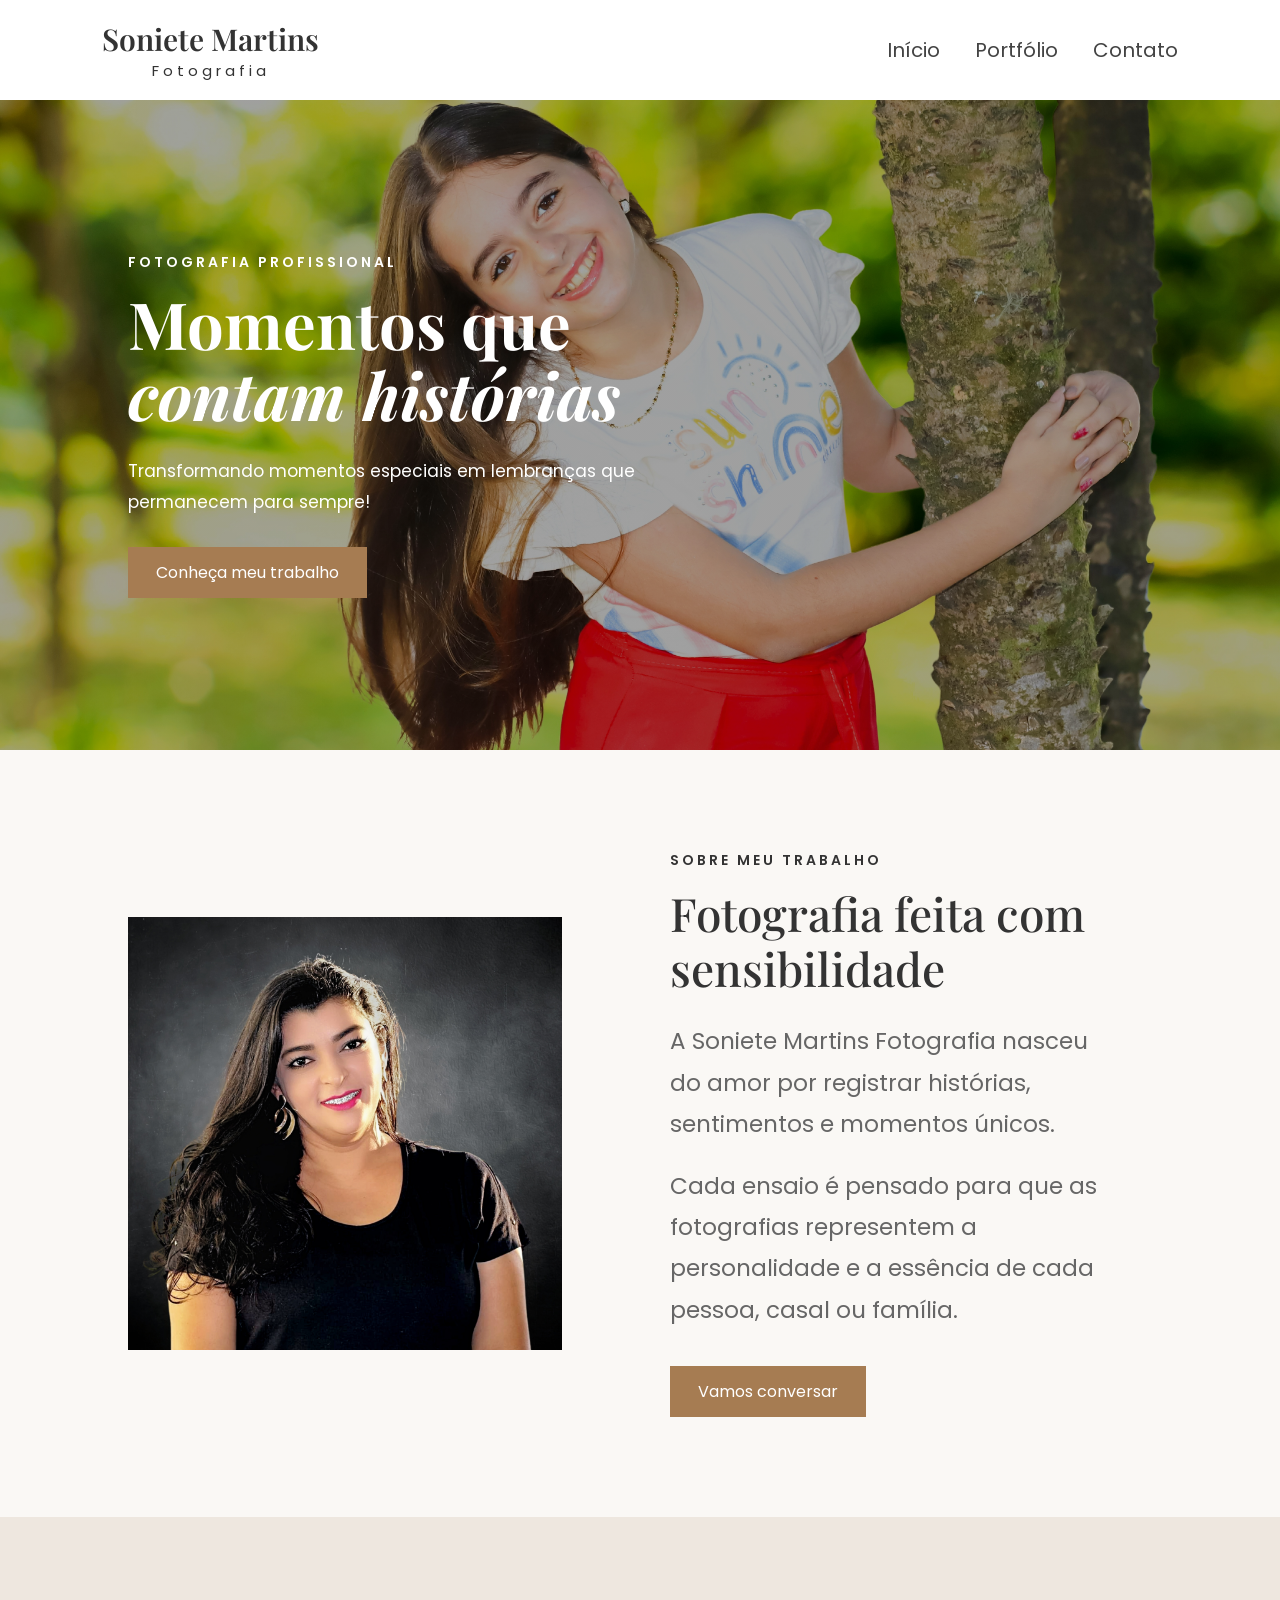
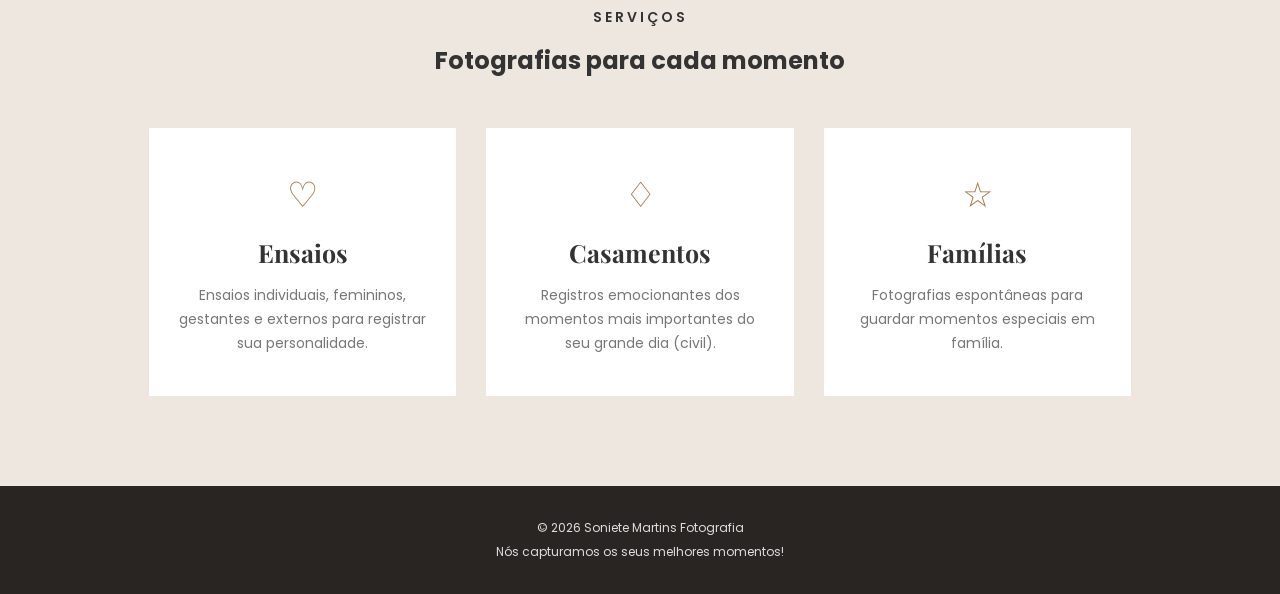
<file: index.html>
<!DOCTYPE html>
<html lang="pt-BR">
<head>
    <meta charset="UTF-8">
    <meta name="viewport" content="width=device-width, initial-scale=1.0">

    <title>Soniete Martins Fotografia</title>

    <link rel="stylesheet" href="css/style.css">
</head>

<body>

    <header>
        <nav class="navbar">

            <a href="index.html" class="logo">
                Soniete Martins
                <span>Fotografia</span>
            </a>

            <ul class="menu">
                <li><a href="index.html">Início</a></li>
                <li><a href="portfolio.html">Portfólio</a></li>
                <li><a href="contato.html">Contato</a></li>
            </ul>

        </nav>
    </header>


    <main>

        <section class="hero">

            <div class="hero-content">

                <p class="subtitulo">FOTOGRAFIA PROFISSIONAL</p>

                <h1>
                    Momentos que
                    <span>contam histórias</span>
                </h1>

                <p>
                    Transformando momentos especiais em
                    <span>lembranças que permanecem para sempre!</span>
                </p>

                <a href="portfolio.html" class="botao">
                    Conheça meu trabalho
                </a>

            </div>

        </section>


        <section class="perfil">

            <div class="perfil-imagem">
                <img src="img/perfil.jpg" alt="Fotografia profissional">
            </div>

            <div class="perfil-texto">

                <p class="subtitulo">SOBRE MEU TRABALHO</p>

                <h2>
                    Fotografia feita com
                    sensibilidade
                </h2>

                <p>
                    A Soniete Martins Fotografia nasceu do amor por
                    registrar histórias, sentimentos e momentos únicos.
                </p>

                <p>
                    Cada ensaio é pensado para que as fotografias
                    representem a personalidade e a essência de cada
                    pessoa, casal ou família.
                </p>

                <a href="contato.html" class="botao botao-claro">
                    Vamos conversar
                </a>

            </div>

        </section>


        <section class="servicos">

            <p class="subtitulo">SERVIÇOS</p>

            <h2>Fotografias para cada momento</h2>

            <div class="cards">

                <div class="card">
                    <div class="icone">♡</div>
                    <h3>Ensaios</h3>
                    <p>
                        Ensaios individuais, femininos, gestantes e externos
                        para registrar sua personalidade.
                    </p>
                </div>

                <div class="card">
                    <div class="icone">♢</div>
                    <h3>Casamentos</h3>
                    <p>
                        Registros emocionantes dos momentos mais
                        importantes do seu grande dia (civil).
                    </p>
                </div>

                <div class="card">
                    <div class="icone">☆</div>
                    <h3>Famílias</h3>
                    <p>
                        Fotografias espontâneas para guardar
                        momentos especiais em família.
                    </p>
                </div>

            </div>

        </section>

    </main>


    <footer>
        <p>© 2026 Soniete Martins Fotografia</p>
        <p>Nós capturamos os seus melhores momentos!</p>
    </footer>

</body>
</html>
</file>
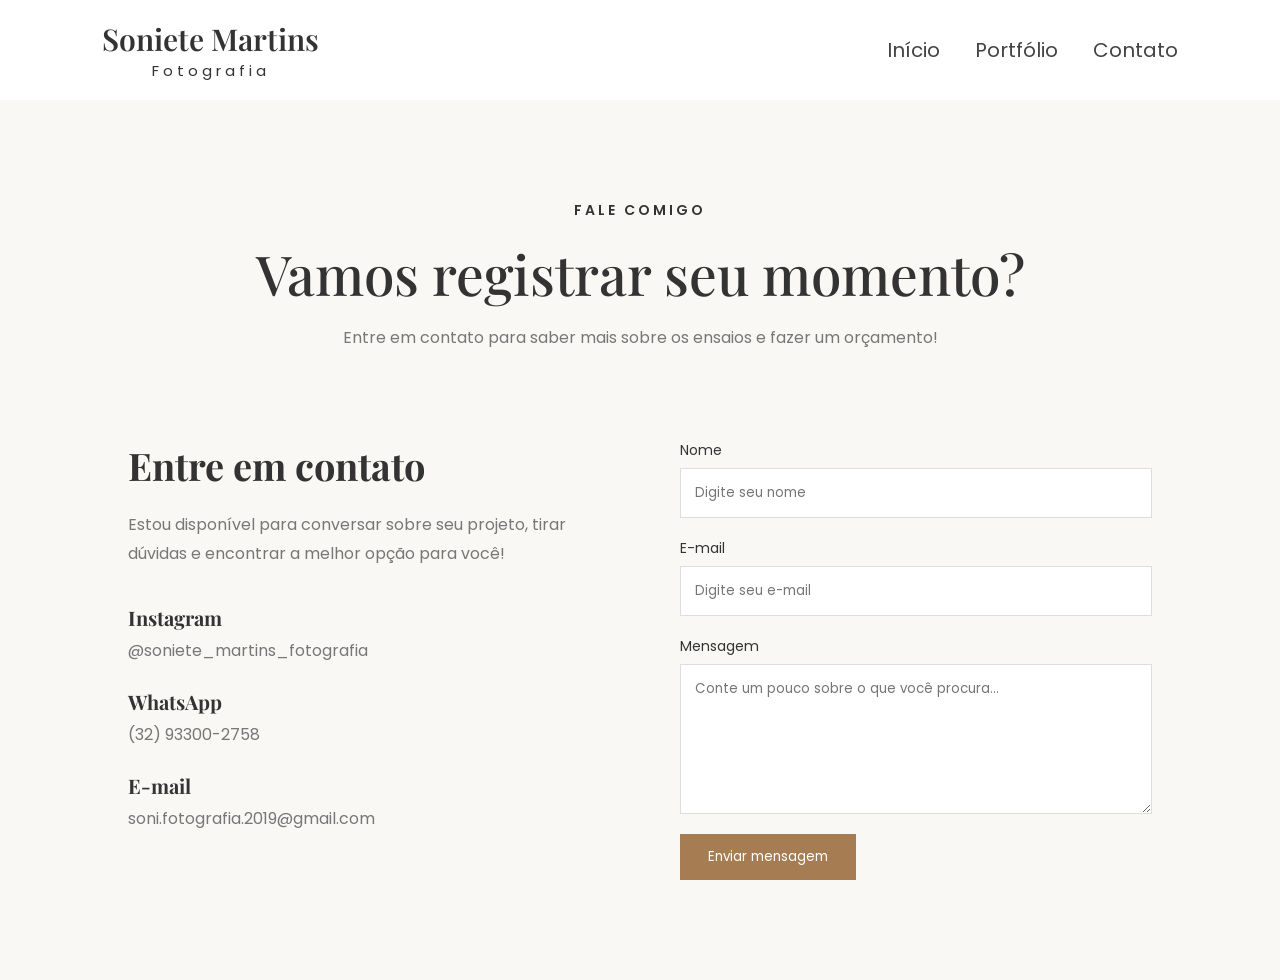
<file: contato.html>
<!DOCTYPE html>
<html lang="pt-BR">
<head>
    <meta charset="UTF-8">
    <meta name="viewport" content="width=device-width, initial-scale=1.0">

    <title>Contato | Soniete Martins Fotografia</title>

    <link rel="stylesheet" href="css/style.css">
</head>

<body>

    <header>
        <nav class="navbar">

            <a href="index.html" class="logo">
                Soniete Martins
                <span>Fotografia</span>
            </a>

            <ul class="menu">
                <li><a href="index.html">Início</a></li>
                <li><a href="portfolio.html">Portfólio</a></li>
                <li><a href="contato.html">Contato</a></li>
            </ul>

        </nav>
    </header>


    <main>

        <section class="pagina-topo">

            <p class="subtitulo">FALE COMIGO</p>

            <h1>Vamos registrar seu momento?</h1>

            <p>
                Entre em contato para saber mais sobre os ensaios
                e fazer um orçamento!
            </p>

        </section>


        <section class="contato">

            <div class="informacoes">

                <h2>Entre em contato</h2>

                <p>
                    Estou disponível para conversar sobre seu projeto,
                    tirar dúvidas e encontrar a melhor opção para você!
                </p>

                <div class="info-item">
                    <strong>Instagram</strong>
                    <p>@soniete_martins_fotografia</p>
                </div>

                <div class="info-item">
                    <strong>WhatsApp</strong>
                    <p>(32) 93300-2758</p>
                </div>

                <div class="info-item">
                    <strong>E-mail</strong>
                    <p>soni.fotografia.2019@gmail.com</p>
                </div>

            </div>


            <form id="formContato">

                <label for="nome">Nome</label>
                <input
                    type="text"
                    id="nome"
                    placeholder="Digite seu nome"
                    required
                >

                <label for="email">E-mail</label>
                <input
                    type="email"
                    id="email"
                    placeholder="Digite seu e-mail"
                    required
                >

                <label for="mensagem">Mensagem</label>
                <textarea
                    id="mensagem"
                    rows="6"
                    placeholder="Conte um pouco sobre o que você procura..."
                    required
                ></textarea>

                <button type="submit" class="botao">
                    Enviar mensagem
                </button>

            </form>

        </section>

    </main>


    <div class="modal" id="modalSucesso">

        <div class="modal-conteudo">

            <div class="modal-icone">
                ✓
            </div>

            <h2>Mensagem enviada!</h2>

            <p>
                Obrigada pelo contato,
                <strong id="nomeModal"></strong>!
            </p>

            <p class="modal-subtexto">
                Recebi sua mensagem e em breve entrarei em contato
                com você.
            </p>

            <button id="fecharModal" class="botao">
                Fechar
            </button>

        </div>

    </div>


<script src="js/script.js"></script>


    <script src="js/script.js"></script>

</body>
</html>
</file>
<file: css/style.css>
@import url('https://fonts.googleapis.com/css2?family=Playfair+Display:wght@400;500;600;700&family=Poppins:wght@300;400;500;600&display=swap');


* {
    margin: 0;
    padding: 0;
    box-sizing: border-box;
}


body {
    font-family: 'Poppins', sans-serif;
    color: #333;
    background-color: #faf8f5;
}


html {
    scroll-behavior: smooth;
}


.navbar {
    height: 100px;
    padding: 0 8%;
    display: flex;
    align-items: center;
    justify-content: space-between;
    background-color: #fff;
}


.logo {
    text-decoration: none;
    color: #333;
    font-family: 'Playfair Display', serif;
    font-size: 30px;
    font-weight: 600;
}


.logo span {
    display: block;
    font-family: 'Poppins', sans-serif;
    font-size: 15px;
    letter-spacing: 4px;
    text-align: center;
    font-weight: 400;
}


.menu {
    display: flex;
    list-style: none;
    gap: 35px;
}


.menu a {
    text-decoration: none;
    color: #444;
    font-size: 20px;
    transition: 0.3s;
}


.menu a:hover {
    color: #a67c52; /* cor levemente alaranjada do menu ao passar o mouse sobre um itm */
}


.hero {
    min-height: 650px;
    display: flex;
    align-items: center;
    padding: 80px 10%;
    background:
        linear-gradient(
            rgba(0, 0, 0, 0.35),
            rgba(0, 0, 0, 0.35)
        ),
        url("../img/principal.jpeg");

    background-size: cover;
    background-position: center;
}


.hero-content {
    max-width: 600px;
    color: white;
}


.subtitulo {
    letter-spacing: 3px;
    font-size: 14px;
    font-weight: 600;
    margin-bottom: 15px;
}


.hero h1 {
    font-family: 'Playfair Display', serif;
    font-size: 65px;
    line-height: 1.1;
    margin-bottom: 25px;
}


.hero h1 span {
    display: block;
    font-style: italic;
}


.hero p:not(.subtitulo) {
    font-size: 17px;
    line-height: 1.8;
    margin-bottom: 30px;
}


.botao {
    display: inline-block;
    padding: 13px 28px;
    border: none;
    background-color: #a67c52;
    color: white;
    text-decoration: none;
    cursor: pointer;
    font-family: 'Poppins', sans-serif;
    transition: 0.3s;
}


.botao:hover {
    background-color: #80603f;
    transform: translateY(-2px);
}


.perfil {
    padding: 100px 10%;
    display: grid;
    grid-template-columns: 1fr 1fr;
    align-items: center;
    gap: 60px;
}

.perfil-imagem {
    width: 100%;
}

.perfil-imagem img {
    width: 90%;
    height: auto;
    display: block;
}

.perfil-texto {
    width: 100%;
    padding-right: 30px;
}

.perfil-texto h2 {
    font-family: 'Playfair Display', serif;
    font-size: 46px;
    line-height: 1.2;
    font-weight: 500;
    margin-bottom: 25px;
}

.perfil-texto p:not(.subtitulo) {
    color: #666;
    font-size: 23px;
    line-height: 1.8;
    margin-bottom: 20px;
}

.botao-claro {
    margin-top: 15px;
}


.servicos {
    padding: 90px 10%;
    text-align: center;
    background-color: #eee7df;
}


.cards {
    display: flex;
    justify-content: center;
    gap: 30px;
    margin-top: 50px;
}


.card {
    background-color: white;
    padding: 40px 30px;
    width: 30%;
}


.icone {
    font-size: 35px;
    color: #a67c52;
    margin-bottom: 15px;
}


.card h3 {
    font-family: 'Playfair Display', serif;
    font-size: 25px;
    margin-bottom: 15px;
}


.card p {
    color: #777;
    font-size: 14px;
    line-height: 1.7;
}


.pagina-topo {
    text-align: center;
    padding: 100px 20px 70px;
}


.pagina-topo h1 {
    font-family: 'Playfair Display', serif;
    font-size: 55px;
    font-weight: 500;
    margin-bottom: 15px;
}


.pagina-topo > p:last-child {
    color: #777;
}


.galeria {
    padding: 20px 10% 100px;
    display: grid;
    grid-template-columns: repeat(3, 1fr);
    gap: 20px;
}


.foto {
    width: 100%;
    overflow: hidden;
    background-color: #eee7df;
}

.foto img {
    width: 100%;
    height: auto;
    display: block;
    object-fit: contain;
    transition: 0.5s;
}

.foto img:hover {
    transform: scale(1.05);
}


.convite {
    text-align: center;
    padding: 80px 20px;
    background-color: #eee7df;
}


.convite p {
    color: #777;
    margin-bottom: 25px;
}


.contato {
    padding: 20px 10% 100px;
    display: flex;
    gap: 80px;
}


.informacoes,
#formContato {
    width: 50%;
}


.informacoes h2 {
    font-family: 'Playfair Display', serif;
    font-size: 38px;
    margin-bottom: 20px;
}


.informacoes > p {
    color: #777;
    line-height: 1.8;
    margin-bottom: 35px;
}


.info-item {
    margin-bottom: 25px;
}


.info-item strong {
    font-family: 'Playfair Display', serif;
    font-size: 20px;
}


.info-item p {
    color: #777;
    margin-top: 5px;
}


#formContato {
    display: flex;
    flex-direction: column;
}


#formContato label {
    margin-bottom: 7px;
    font-size: 14px;
}


#formContato input,
#formContato textarea {
    width: 100%;
    border: 1px solid #ddd;
    background-color: white;
    padding: 14px;
    margin-bottom: 20px;
    font-family: 'Poppins', sans-serif;
    outline: none;
}


#formContato input:focus,
#formContato textarea:focus {
    border-color: #a67c52;
}


#formContato button {
    align-self: flex-start;
}


footer {
    padding: 30px;
    text-align: center;
    background-color: #292522;
    color: #ddd;
    font-size: 12px;
    line-height: 2;
}


/* RESPONSIVIDADE */

@media (max-width: 768px) {

    .navbar {
        height: auto;
        padding: 20px;
        flex-direction: column;
        gap: 20px;
    }


    .menu {
        gap: 18px;
    }


    .hero {
        min-height: 550px;
        padding: 50px 7%;
    }


    .hero h1 {
        font-size: 45px;
    }


    .sobre {
        padding: 70px 7%;
        flex-direction: column;
        gap: 40px;
    }


    .sobre-imagem,
    .sobre-texto {
        width: 100%;
    }


    .sobre-imagem img {
        height: 400px;
    }


    .sobre-texto h2,
    .servicos h2,
    .convite h2 {
        font-size: 35px;
    }


    .cards {
        flex-direction: column;
    }


    .card {
        width: 100%;
    }


    .galeria {
        padding: 20px 7% 70px;
        grid-template-columns: 1fr;
    }


    .foto {
        height: 450px;
    }


    .contato {
        padding: 20px 7% 70px;
        flex-direction: column;
        gap: 50px;
    }


    .informacoes,
    #formContato {
        width: 100%;
    }


    .pagina-topo h1 {
        font-size: 42px;
    }

}

/* ==============================
   MODAL DE MENSAGEM ENVIADA
   ============================== */

.modal {
    position: fixed;
    top: 0;
    left: 0;

    width: 100%;
    height: 100%;

    background-color: rgba(41, 37, 34, 0.65);

    display: flex;
    align-items: center;
    justify-content: center;

    padding: 20px;

    opacity: 0;
    visibility: hidden;

    transition: 0.3s ease;

    z-index: 999;
}


.modal.ativo {
    opacity: 1;
    visibility: visible;
}


.modal-conteudo {
    width: 100%;
    max-width: 450px;

    background-color: #faf8f5;

    padding: 45px 40px;

    text-align: center;

    border-radius: 4px;

    box-shadow: 0 20px 60px rgba(0, 0, 0, 0.2);

    transform: translateY(20px) scale(0.95);

    transition: 0.3s ease;
}


.modal.ativo .modal-conteudo {
    transform: translateY(0) scale(1);
}


.modal-icone {
    width: 65px;
    height: 65px;

    margin: 0 auto 20px;

    display: flex;
    align-items: center;
    justify-content: center;

    border-radius: 50%;

    background-color: #a67c52;

    color: white;

    font-size: 30px;
}


.modal-conteudo h2 {
    font-family: 'Playfair Display', serif;

    font-size: 32px;

    font-weight: 500;

    color: #333;

    margin-bottom: 15px;
}


.modal-conteudo p {
    color: #555;

    font-size: 15px;

    line-height: 1.7;
}


.modal-conteudo p strong {
    color: #a67c52;
}


.modal-subtexto {
    margin-top: 5px;

    color: #777 !important;

    font-size: 13px !important;
}


.modal-conteudo .botao {
    margin-top: 25px;
}
</file>
